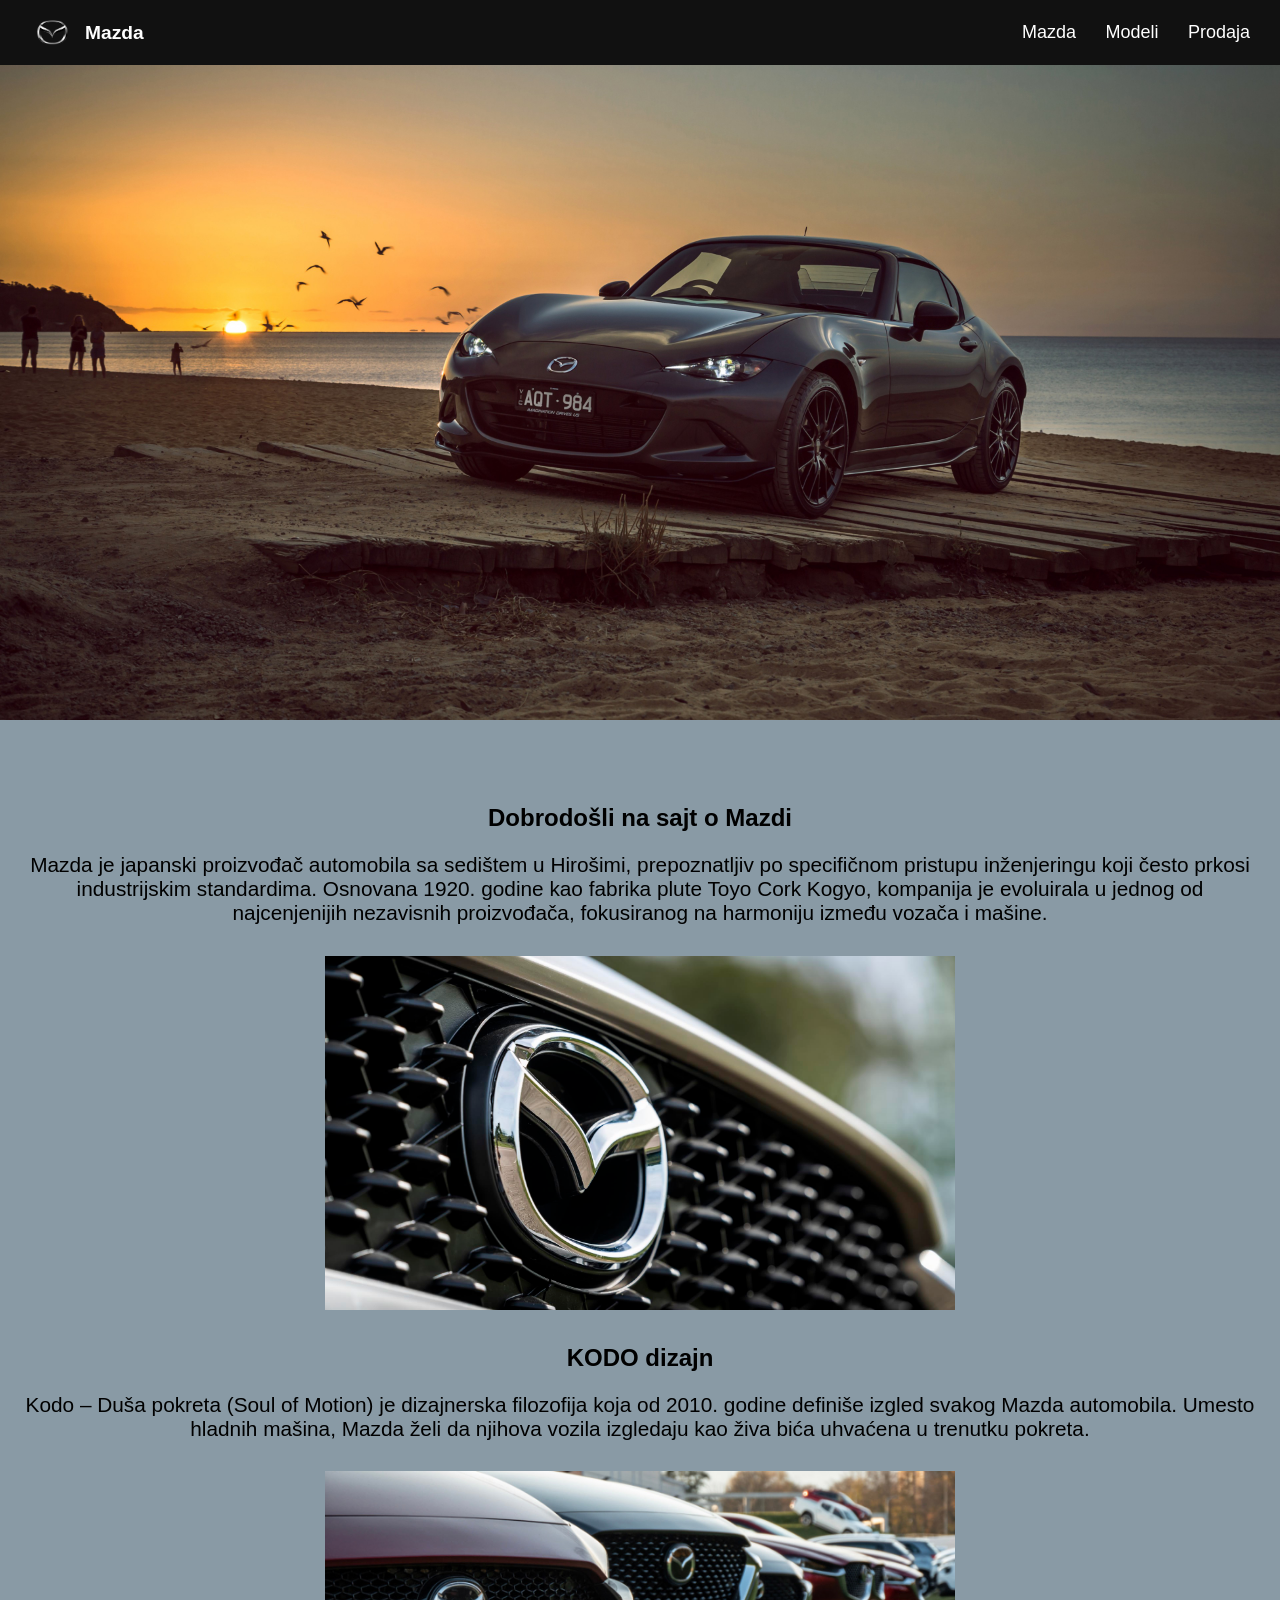
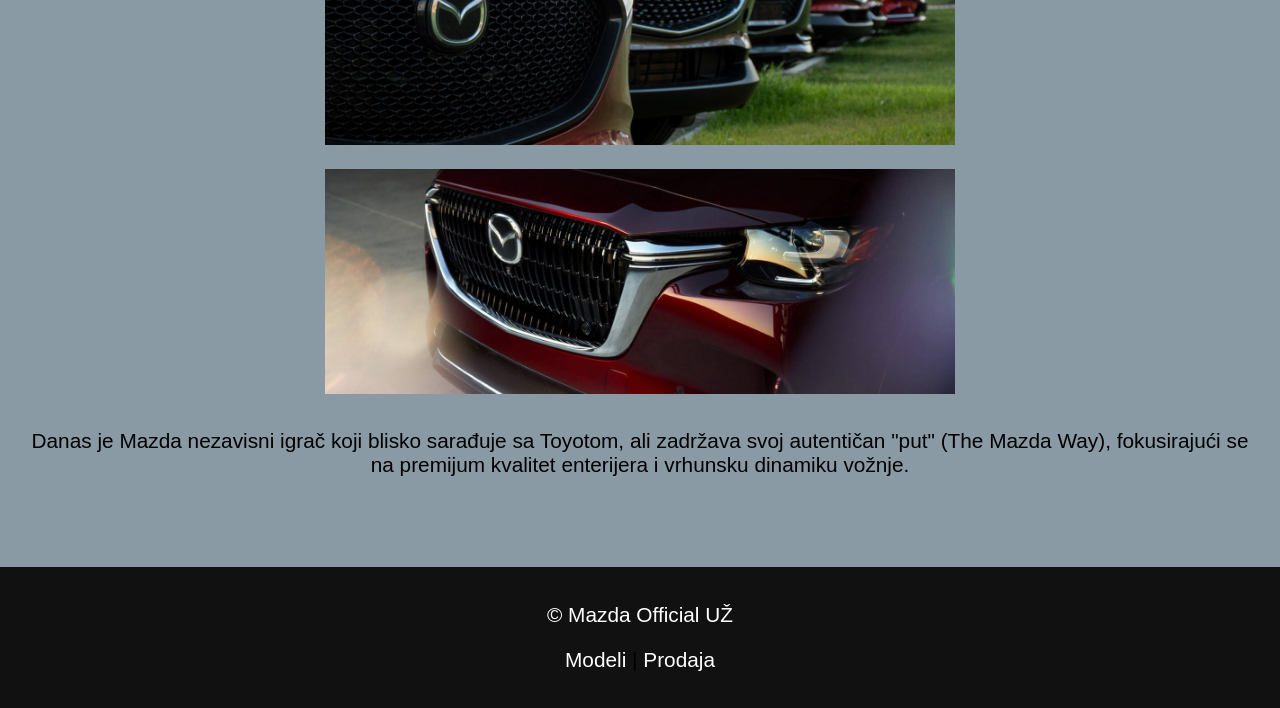
<file: index.html>
<!DOCTYPE html>
<html lang="sr">
<head>
    <meta charset="UTF-8">
    <meta name="viewport" content="width=device-width, initial-scale=1.0">
    <title>Mazda</title>
    <link rel="stylesheet" href="style.css">
    <link rel="icon" href="slike\icons8-mazda-48.ico">
</head>
<body>

<header>

<div class="logo">
<img src="slike\Mazda-Logo.png" alt="Mazda logo">
<span><a href="https://www.mazda.com/en/" target="_blank" style="color: white;">Mazda</a></span>
</div>

<nav>
<a href="index.html">Mazda</a>
<a href="modeli.html">Modeli</a>
<a href="prodavnice.html">Prodaja</a>
</nav>

</header>

<img src="slike\2018_mazda_mx_5_rf_limited_edition_4k-3840x2160.jpg" alt="Mazda Hero" width="100%" height="900px" padding="40px" style="object-fit:cover;">
<section class="hero">
    <h2>Dobrodošli na sajt o Mazdi</h2>
    <p>Mazda je japanski proizvođač automobila sa sedištem u Hirošimi, prepoznatljiv po specifičnom pristupu inženjeringu koji često prkosi industrijskim standardima. Osnovana 1920. godine kao fabrika plute <a href="https://en.wikipedia.org/wiki/Mazda" target="_blank">Toyo Cork Kogyo</a>, kompanija je evoluirala u jednog od najcenjenijih nezavisnih proizvođača, fokusiranog na harmoniju između vozača i mašine. 
</p>
<div class="kodo">
<img src="slike\mazda-logo.jpg" alt="Mazda Logo" width="650" height="350" >
</div>


<h2><b>KODO</b> dizajn</h2>


<p>Kodo – Duša pokreta (Soul of Motion) je dizajnerska filozofija koja od 2010. godine definiše izgled svakog Mazda automobila. Umesto hladnih mašina, Mazda želi da njihova vozila izgledaju kao živa bića uhvaćena u trenutku pokreta.

</p>
<div class="kodo">
<img src="slike\Mazdas-KODO-Design-Philosophy-Cover-10-01.jpg" alt="KODO dizajn" width="650" height="350">
<img src="slike\kodo.jpg" alt="KODO dizajn" width="650" height="350" float="right">
<p>Danas je Mazda nezavisni igrač koji blisko sarađuje sa Toyotom, ali zadržava svoj autentičan "put" (The Mazda Way), fokusirajući se na premijum kvalitet enterijera i vrhunsku dinamiku vožnje.</p>
</div>
</section>

<footer>

<p style="color: white;">© Mazda Official UŽ</p>

<p>
<a href="modeli.html" style="color: white;">Modeli</a> |
<a href="prodavnice.html" style="color: white;">Prodaja</a>
</p>

</footer>

</body>
</html>
</file>
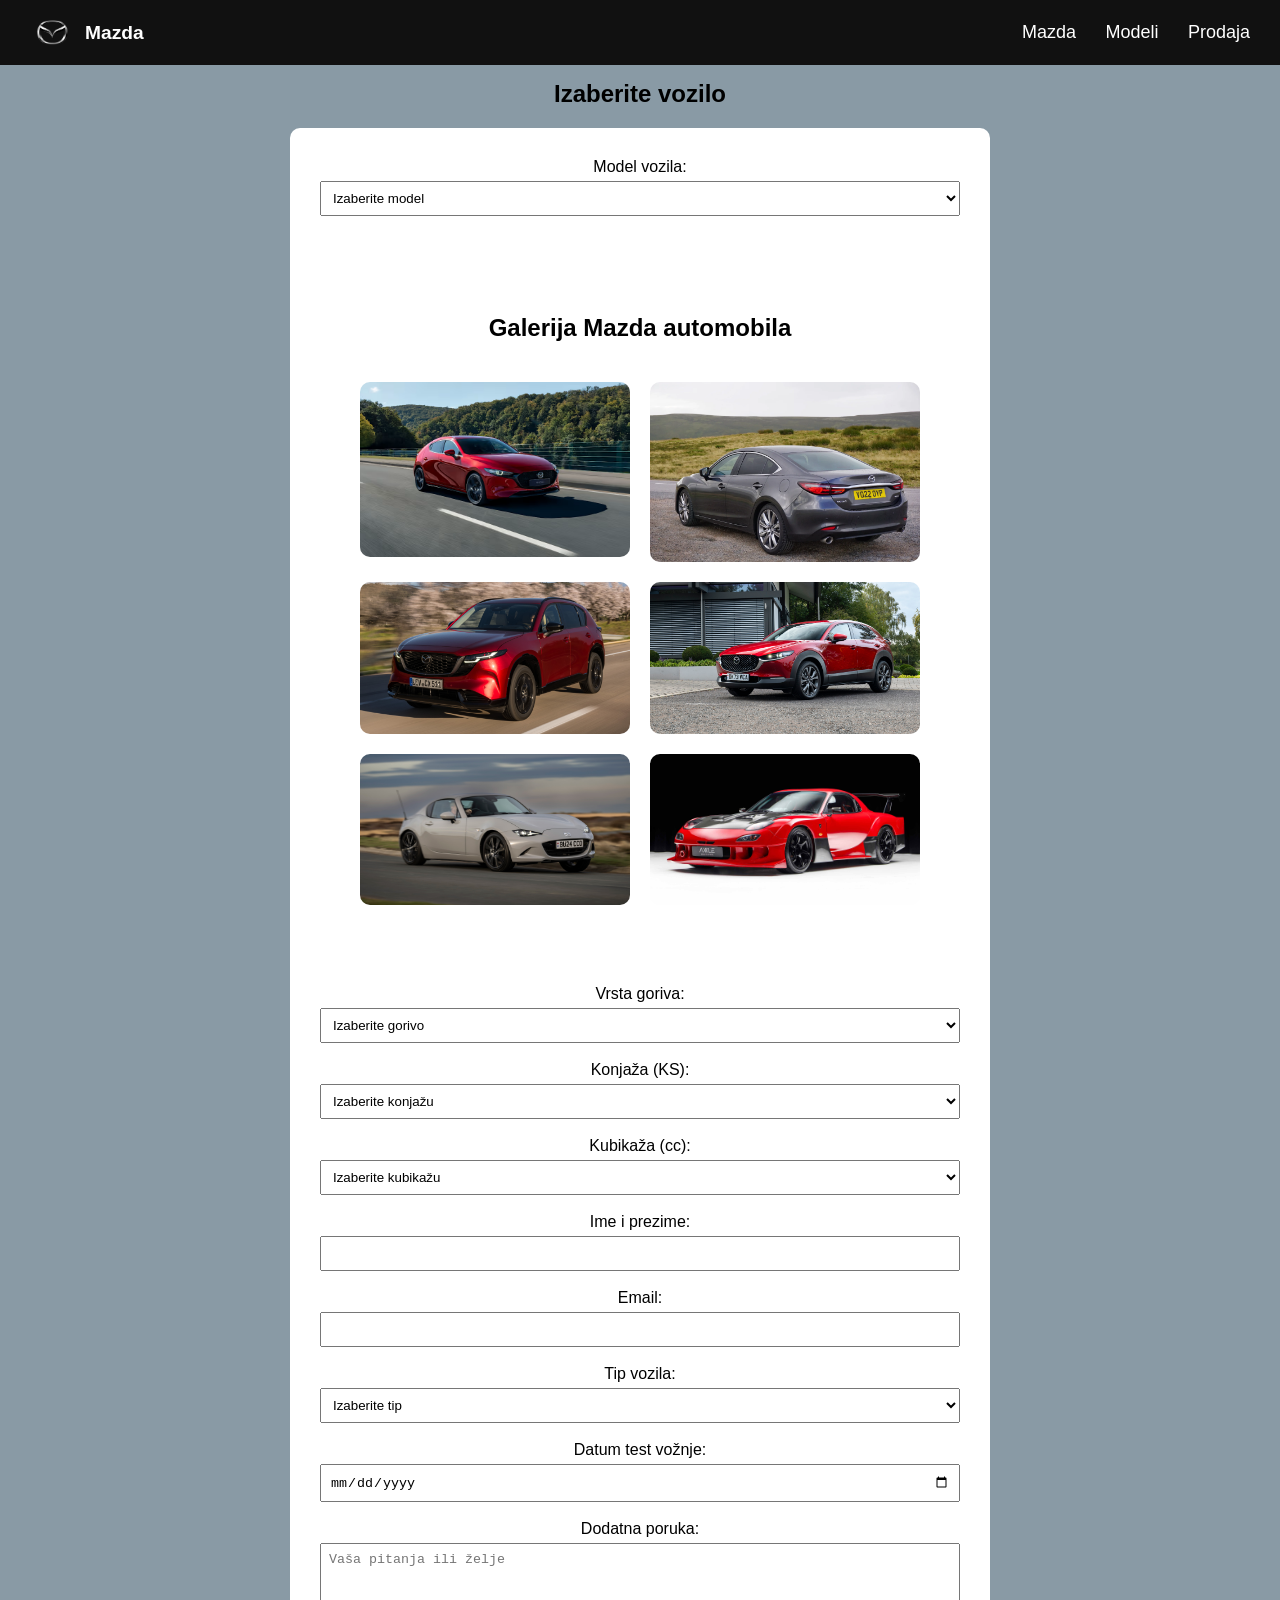
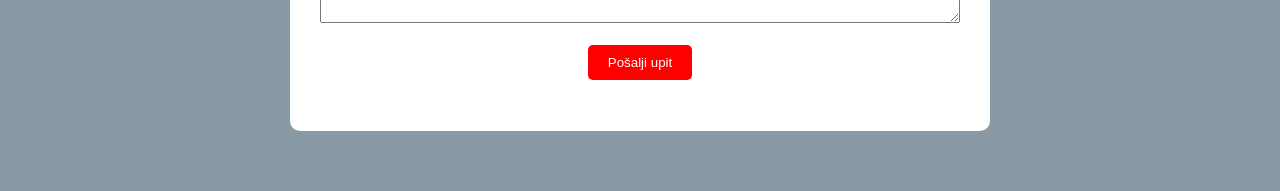
<file: kontakt.html>
<!DOCTYPE html>
<html lang="sr">
<head>
<meta charset="UTF-8">
<meta name="viewport" content="width=device-width, initial-scale=1.0">
<title>Izbor vozila</title>
<link rel="stylesheet" href="style.css">
<link rel="icon" href="slike\icons8-mazda-48.ico">
</head>

<body>
    

<header>
<div class="logo">
<img src="slike\Mazda-Logo.png" alt="Mazda logo">
<span><a href="https://www.mazda.com/en/" target="_blank" style="color: white;">Mazda</a></span>
</div>

<nav>
<a href="index.html">Mazda</a>
<a href="modeli.html">Modeli</a>
<a href="prodavnice.html">Prodaja</a>
</nav>
</header>


<section class="forma">

<h2>Izaberite vozilo</h2>

<form>

<label>Model vozila:</label>
<select id="model">
<option value="">Izaberite model</option>
<option>Mazda 3</option>
<option>Mazda 6</option>
<option>Mazda CX-5</option>
<option>Mazda CX-30</option>
<option>Mazda MX-5</option>
<option>Mazda RX-7</option>
</select>

<br><br>
<section class="galerija">

<h2>Galerija Mazda automobila</h2>

<div class="galerija-grid">

<img src="slike\mazda3.avif" alt="Mazda 3" title="Mazda3">
<img src="slike\2022-mazda-6-sedan-review-jerry-perez-26.webp" alt="Mazda 6" title="Mazda6">
<img src="slike\mazda_cx-5_spain_src_act_03.jpg" alt="Mazda CX-5" title="MazdaCX-5">
<img src="slike\Mazda-CX-30.jpg" alt="Mazda CX-30" title="MazdaCX-30">
<img src="slike\mazdamx5prava.jpg" alt="Mazda MX-5" title="MazdaMX-5">
<img src="slike\mazdarx7.jpg" alt="Mazda RX-7" title="MazdaRX-7">

</div>
</section>





<label>Vrsta goriva:</label>
<select id="gorivo">
<option value="">Izaberite gorivo</option>
<option>Benzin</option>
<option>Dizel</option>
<option>Hibrid</option>
</select>

<br><br>

<label>Konjaža (KS):</label>
<select id="konjaza">
<option value="">Izaberite konjažu</option>
<option>109ks</option>
<option>122ks</option>
<option>143ks</option>
<option>188ks</option>
<option>237ks</option>
<option>250ks</option>
<option>310ks</option>
<option>360ks</option>
<option>400ks</option>
<option>450ks</option>
</select>

<br><br>

<label>Kubikaža (cc):</label>
<select id="kubikaza">
<option value="">Izaberite kubikažu</option>
<option>1298cc</option>
<option>1496cc</option>
<option>1759cc</option>
<option>1998cc</option>
<option>2191cc</option>
<option>2488cc</option>
<option>2979cc</option>
<option>3283cc</option>
<option>3727cc</option>

</select>
<br><br>
<label>Ime i prezime:</label>
<input type="text" id="ime">

<br><br>

<label>Email:</label>
<input type="email" id="email">

<br><br>
<label>Tip vozila:</label>
<select id="tip">
<option value="">Izaberite tip</option>
<option>Limuzina</option>
<option>SUV</option>
<option>Hatchback</option>
<option>Sportski</option>
</select>

<br><br>

<label>Datum test vožnje:</label>
<input type="date" id="datum">

<br><br>
<label>Dodatna poruka:</label>
<textarea placeholder="Vaša pitanja ili želje"></textarea>

<br><br>
<button type="button" onclick="kontaktPoruka()">Pošalji upit</button>
<p id="poruka"></p>
</form>

</section>
<script src="script.js"></script>
</body>
</html>
</file>
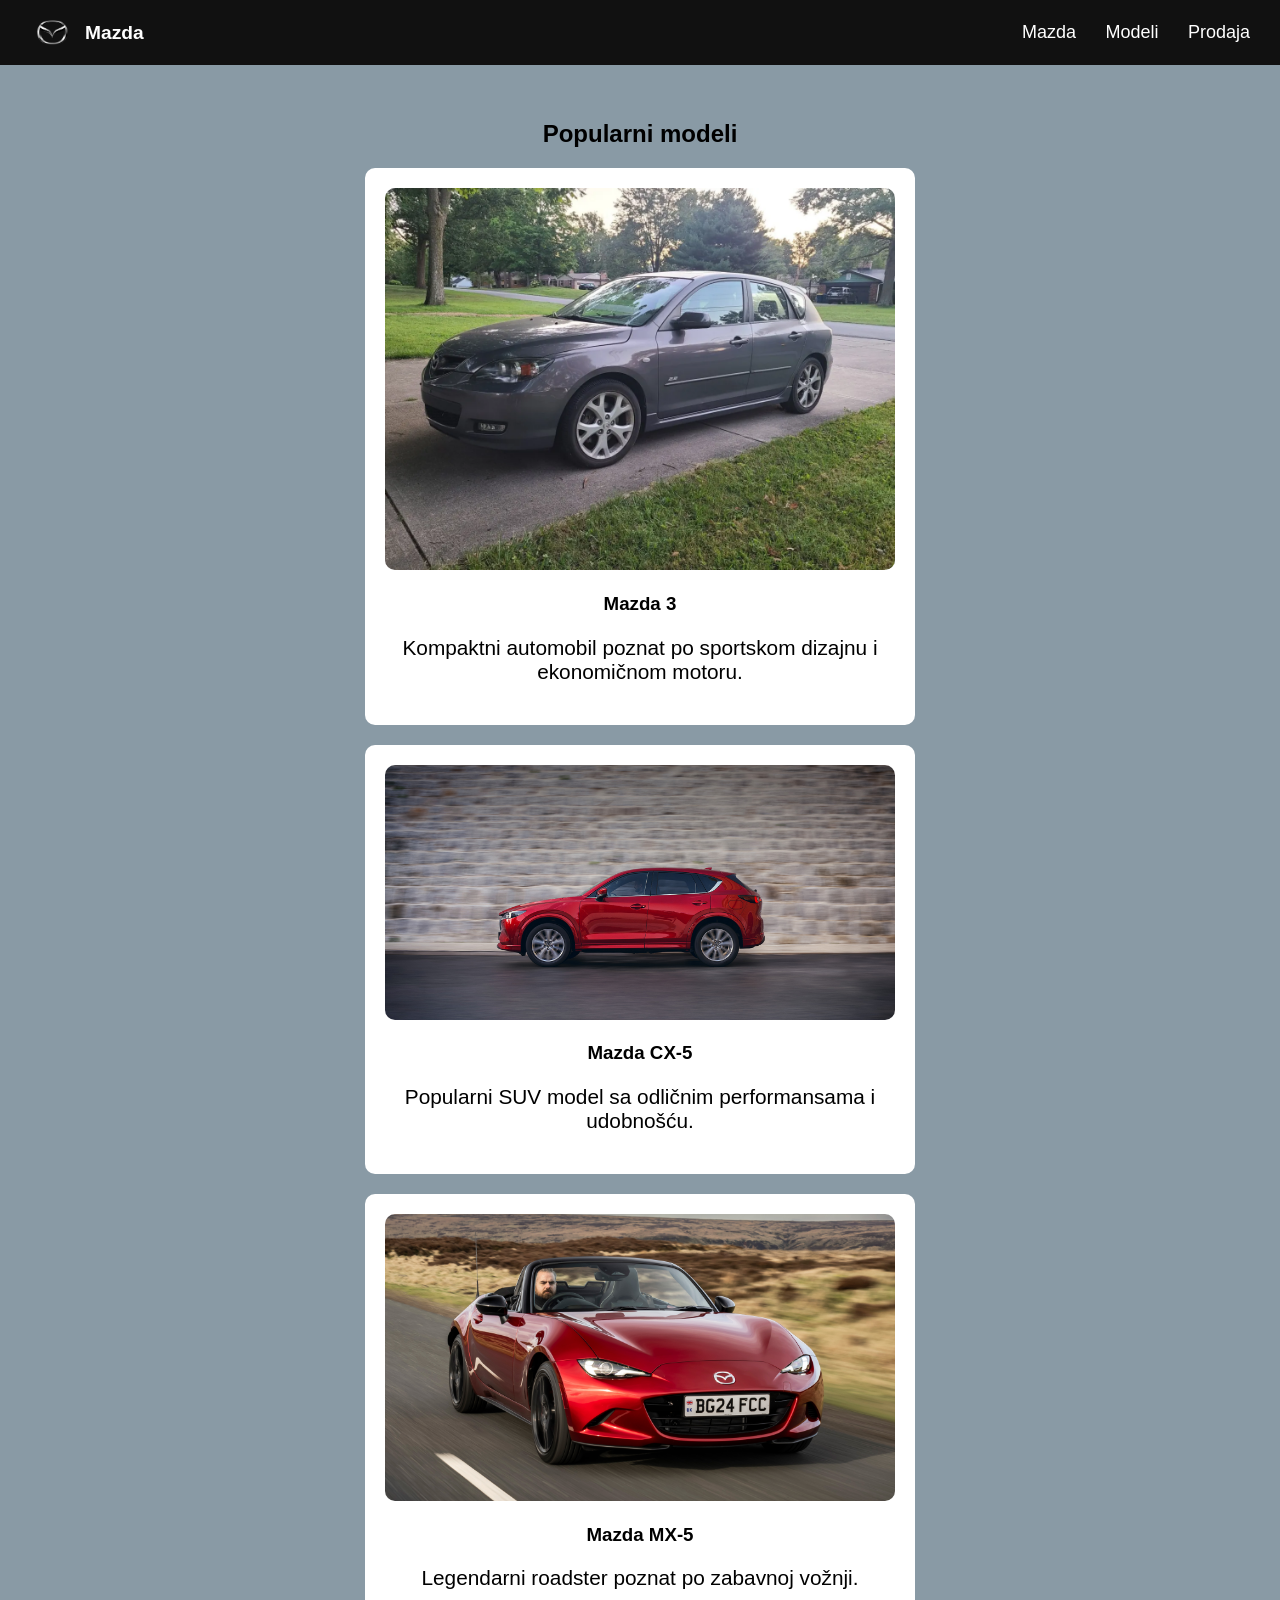
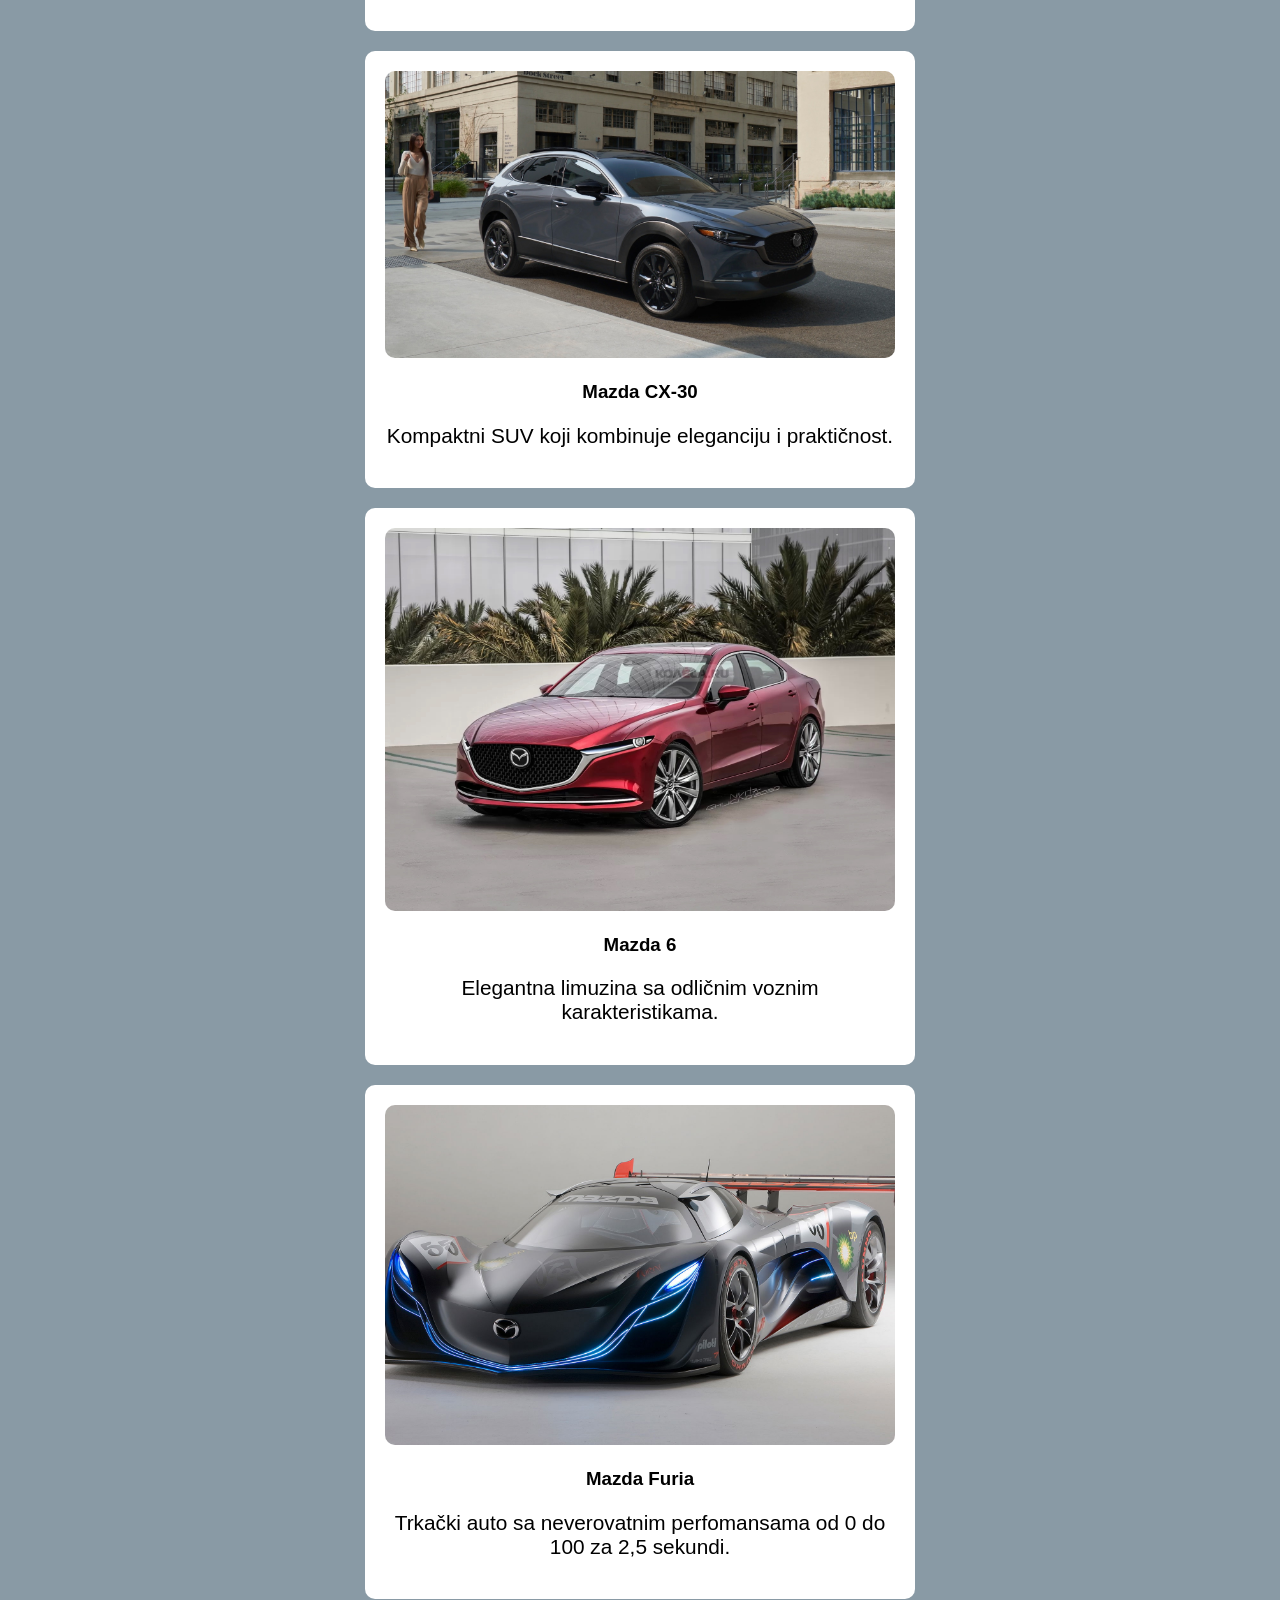
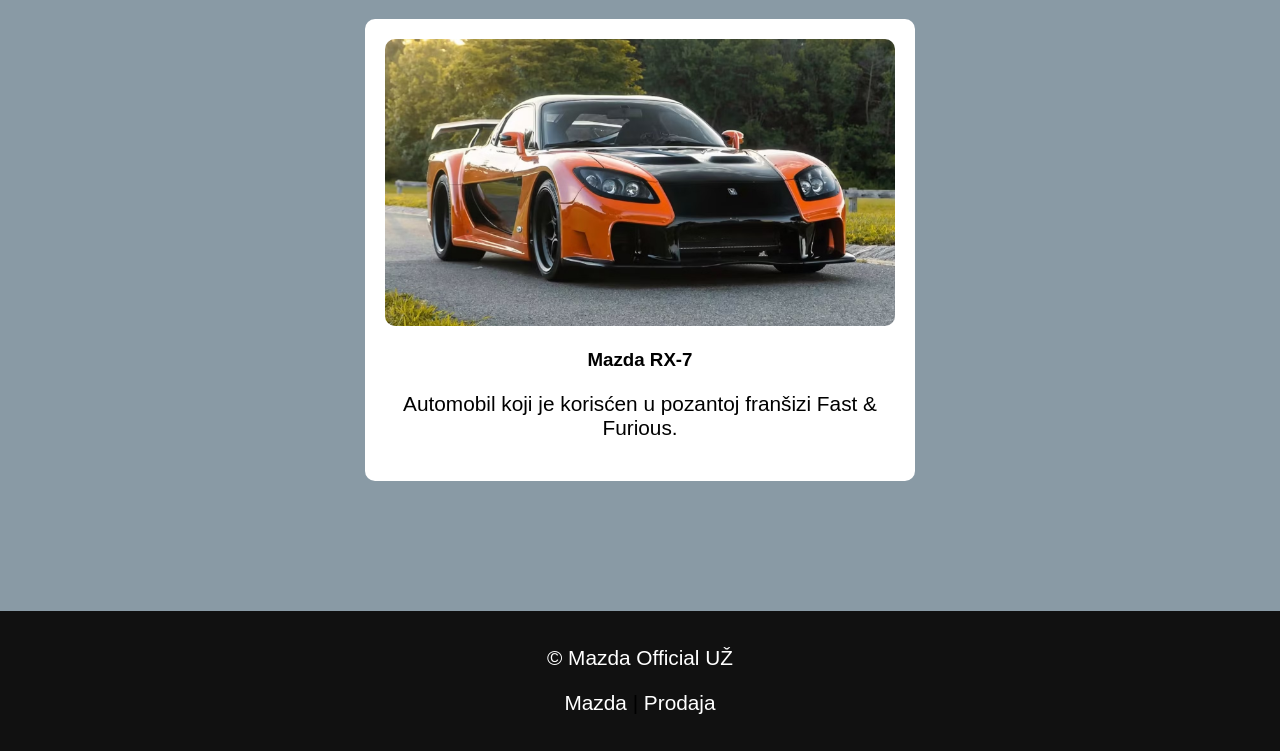
<file: modeli.html>
<!DOCTYPE html>
<html lang="sr">
<head>
    <meta charset="UTF-8">
    <meta name="viewport" content="width=device-width, initial-scale=1.0">
    <title>Mazda</title>
    <link rel="stylesheet" href="style.css">
    <link rel="icon" href="slike\icons8-mazda-48.ico">
</head>
<body> 

<header>

<div class="logo">
<img src="slike\Mazda-Logo.png" alt="Mazda logo">
<span><a href="https://www.mazda.com/en/" target="_blank" style="color: white;">Mazda</a></span>
</div>

<nav>
<a href="index.html">Mazda</a>
<a href="modeli.html">Modeli</a>
<a href="prodavnice.html">Prodaja</a>
</nav>

</header>


<section>
    <h1>Popularni modeli</h1>

    <div class="auto">
        <img src="slike\2007-Mazda3-02.webp" alt="Mazda 3" target="_blank">
        <h3><a href="https://www.polovniautomobili.com/auto-oglasi/28671026/mazda-3-20-ch-gta?attp=p3_pv0_pc1_pl1_plv0" target="_blank">Mazda 3</a></h3>
        <p>Kompaktni automobil poznat po sportskom dizajnu i ekonomičnom motoru.</p>
    </div>

    <div class="auto">
        <img src="slike\cx5.jpg" alt="Mazda CX-5" target="_blank">
        <h3><a href="https://www.mazda.rs/modeli/mazda-cx-5/Mazda CX-5" target="_blank">Mazda CX-5</a></h3>
        <p>Popularni SUV model sa odličnim performansama i udobnošću.</p>
    </div>

    <div class="auto">
        <img src="slike\mx5.jpg" alt="Mazda MX-5"  target="_blank">
        <h3><a href="https://www.mazda.rs/modeli/mazda-mx-5-rf-2024/" target="_blank">Mazda MX-5</a></h3>
        <p>Legendarni roadster poznat po zabavnoj vožnji.</p>
    </div>

    <div class="auto">
        <img src="slike\cx30.jpg" alt="Mazda CX-30">
        <h3><a href="https://www.mazda.rs/modeli/mazda-cx-30-2024/" target="_blank">Mazda CX-30</a></h3>
        <p>Kompaktni SUV koji kombinuje eleganciju i praktičnost.</p>
    </div>

    <div class="auto">
        <img src="slike\mazda6.jpg" alt="Mazda 6" target="_blank">
        <h3><a href="https://www.mazda.rs/modeli/mazda6-sedan/" target="_blank">Mazda 6</a></h3>
        <p>Elegantna limuzina sa odličnim voznim karakteristikama.</p>
    </div>
    <div class="auto">
        <img src="slike\Furai_002Hi-1.jpg" alt="Mazda Fuira" target="_blank">
        <h3><a href="https://news.mazdausa.com/vehicles-furai-concept" target="_blank">Mazda Furia</a></h3>
        <p>Trkački auto sa neverovatnim perfomansama od 0 do 100 za 2,5 sekundi.</p>
    </div>
    <div class="auto">
        <img src="slike\mazdar-rx-7-veilside-custom-auction-03.avif" alt="Mazda RX-7" target="_blank">
        <h3><a href="https://fastandfurious.fandom.com/wiki/1997_Mazda_RX-7" target="_blank">Mazda RX-7</a></h3>
        <p>Automobil koji je korisćen u pozantoj franšizi Fast & Furious.</p>
    </div>


</section>
<footer>

<p style="color: white;">© Mazda Official UŽ</p>

<p>
<a href="index.html" style="color: white;">Mazda</a> |
<a href="prodavnice.html" style="color: white;">Prodaja</a>
</p>

</footer>
</body>
</html>
</file>
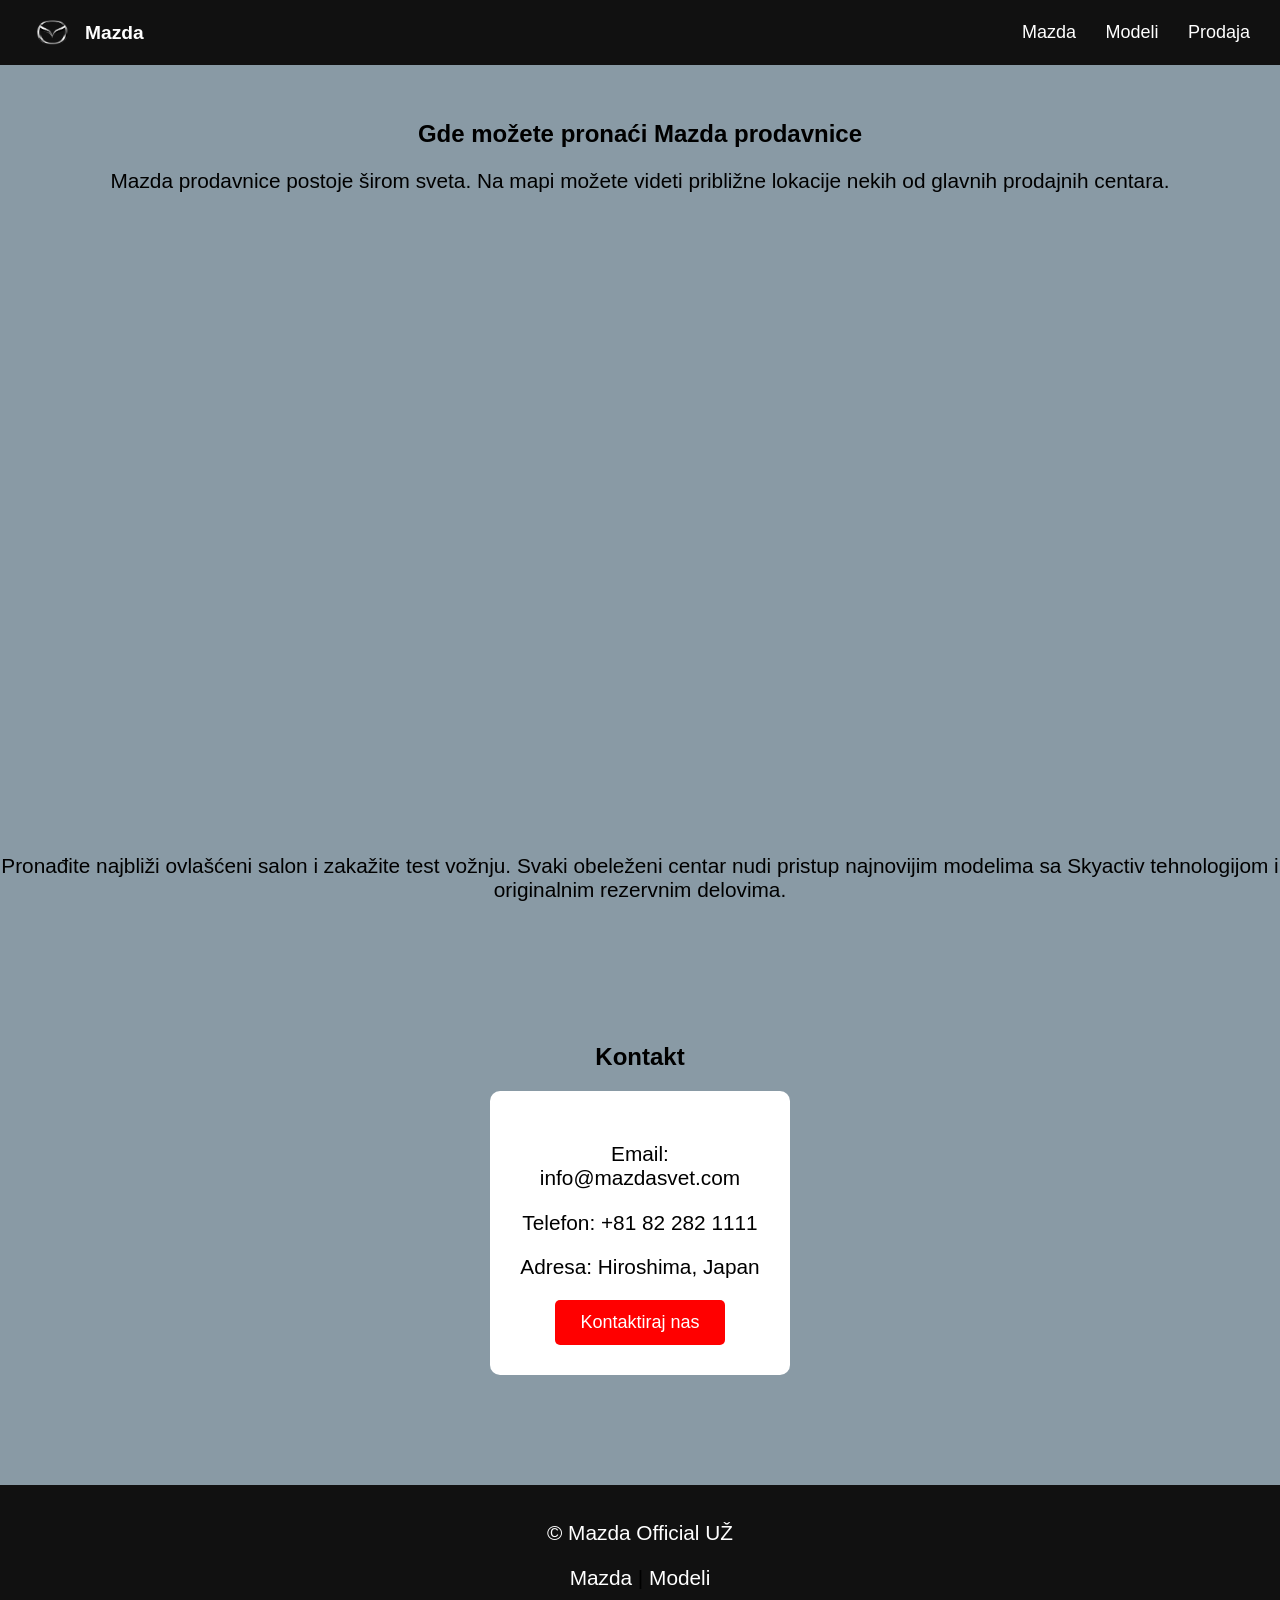
<file: prodavnice.html>
<!DOCTYPE html>
<html lang="sr">
<head>
<meta charset="UTF-8">
<meta name="viewport" content="width=device-width, initial-scale=1.0">
<title>Mazda</title>
<link rel="stylesheet" href="style.css">
<link rel="icon" href="slike\icons8-mazda-48.ico">
</head>

<body>

<header>

<div class="logo">
<img src="slike\Mazda-Logo.png" alt="Mazda logo">
<span><a href="https://www.mazda.com/en/" target="_blank" style="color: white;">Mazda</a></span>
</div>

<nav>
<a href="index.html">Mazda</a>
<a href="modeli.html">Modeli</a>
<a href="prodavnice.html">Prodaja</a>
</nav>

</header>

<section>

<h2>Gde možete pronaći Mazda prodavnice</h2>

<p>
Mazda prodavnice postoje širom sveta. Na mapi možete videti približne lokacije nekih od glavnih prodajnih centara.
</p>

<div class="mapa">

<iframe 
src="https://www.google.com/maps?q=Mazda%20dealership&output=embed" width="1000"  height="500"  style="border:0;"  allowfullscreen=""  loading="lazy">
</iframe>

</div>
</section>
<p style="text-align: center;">Pronađite najbliži ovlašćeni salon i zakažite test vožnju. Svaki obeleženi centar nudi pristup najnovijim modelima sa Skyactiv tehnologijom i originalnim rezervnim delovima.</p>
<section>
<h2>Kontakt</h2>

<div class="kontakt">
<p>Email: info@mazdasvet.com</p>
<p>Telefon: +81 82 282 1111</p>
<p>Adresa: Hiroshima, Japan</p>
<a href="kontakt.html" target="_blank">
<button>Kontaktiraj nas</button>
</a>
</div>

</section>

<footer>

<p style="color: white;">© Mazda Official UŽ</p>

<p>
<a href="index.html" style="color: white;">Mazda</a> |
<a href="modeli.html" style="color: white;">Modeli</a>
</p>

</footer>
</body>
</html>
</file>
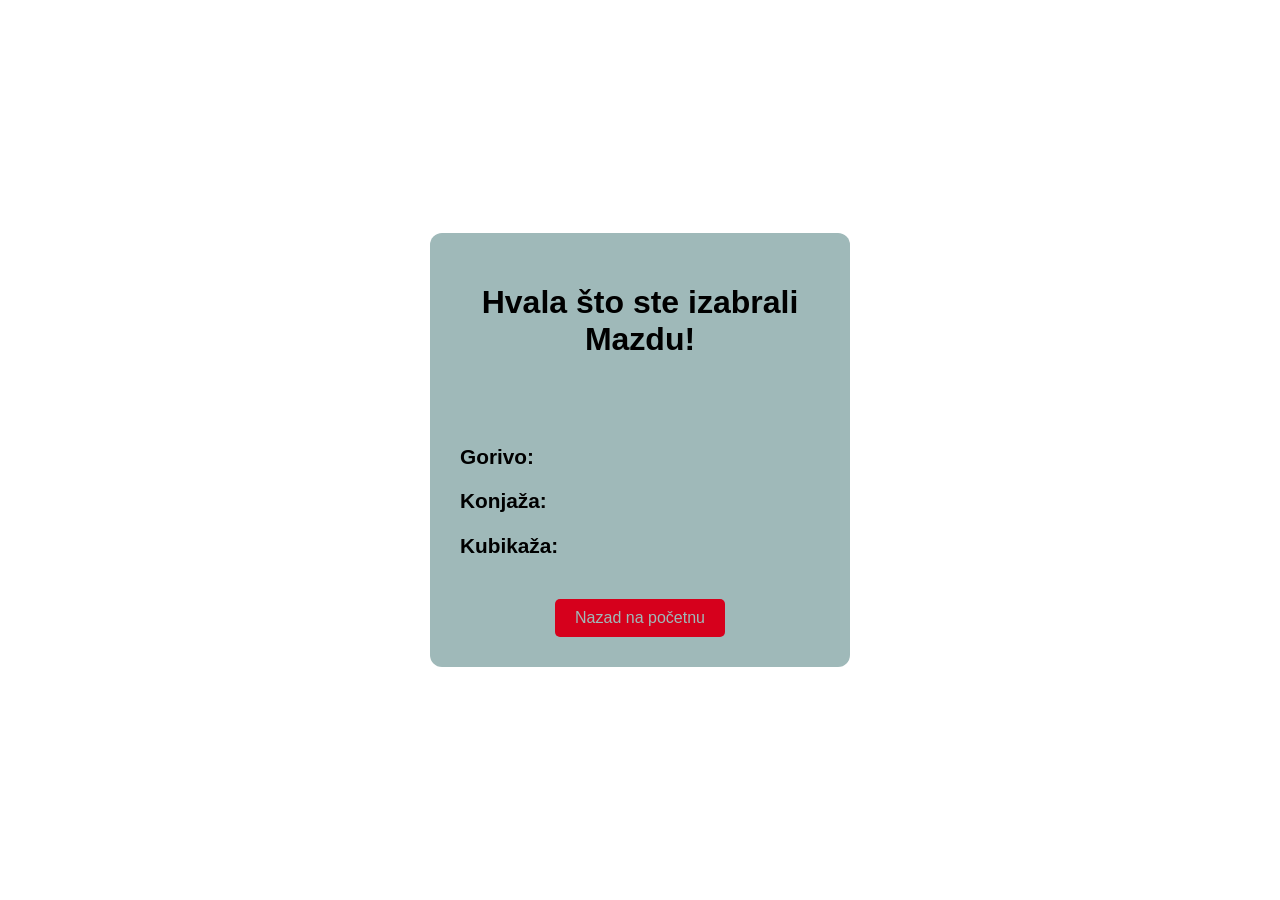
<file: uspesno.html>
<!DOCTYPE html>
<html lang="sr">
<head>
<meta charset="UTF-8">
<meta name="viewport" content="width=device-width, initial-scale=1.0">
<title>Upit poslat</title>
<link rel="icon" href="slike/icons8-mazda-48.ico">
<link rel="stylesheet" href="style.css">

</head>

<body class="uspeh">

<div class="kartica">

<h1>Hvala što ste izabrali Mazdu!</h1>

<img id="slikaAuta">

<h2 id="modelNaziv"></h2>

<div class="info">
<p><b>Gorivo:</b> <span id="gorivo"></span></p>
<p><b>Konjaža:</b> <span id="konjaza"></span></p>
<p><b>Kubikaža:</b> <span id="kubikaza"></span></p>
</div>

<a href="index.html" class="uspesno">Nazad na početnu</a>

</div>

<script>

let param = new URLSearchParams(window.location.search);

let model = param.get("model");
let gorivo = param.get("gorivo");
let konjaza = param.get("konjaza");
let kubikaza = param.get("kubikaza");

document.getElementById("modelNaziv").innerText = model;
document.getElementById("gorivo").innerText = gorivo;
document.getElementById("konjaza").innerText = konjaza;
document.getElementById("kubikaza").innerText = kubikaza;

let slika = document.getElementById("slikaAuta");

if(model === "Mazda 3"){
slika.src = "slike/2007-Mazda3-02.webp";
}

else if(model === "Mazda CX-5"){
slika.src = "slike/cx5.jpg";
}

else if(model === "Mazda MX-5"){
slika.src = "slike/mazdaMX55.webp";
}

else if(model === "Mazda 6"){
slika.src = "slike/mazda6.jpg";
}
else if(model === "Mazda CX-30"){
    slika.src = "slike/Screenshot_2026-02-26_at_3.26.16PM.webp"
}
else if(model === "Mazda RX-7"){
    slika.src = "slike/mazdarx7.jpg";
}



</script>

</body>
</html>
</file>
<file: style.css>
* {
    box-sizing: border-box;
}

body{
    font-family: Arial;
    margin:0;
    background:#899aa5;
}

header{
    position:fixed;
    width: 100%;
    display:flex;
    justify-content:space-between;
    align-items:center;
    background:#111;
    padding:20px 30px;
    color:white;
    z-index:1000;
}

.logo{
    display:flex;
    align-items:center;
    font-size:larger;
    font-weight:bold;
}

.logo img{
    width:45px;
    margin-right:10px;
}

nav a{
    color:white;
    margin-left:25px;
    text-decoration:none;
    font-size:18px;
}

nav a:hover{
    color:red;
}

section{
    padding:100px 20px;
    text-align:center;
}

a{
    text-decoration: none;
    color :black;
}

a:hover{
    color: red;
}

p{
    color:rgb(0, 0, 0);
    font-size: 130%;
}

.hero{
    background:#899aa5;
    padding:60px 20px;
}

img{
    max-width:100%;
    height:auto;
}

.kodo img{
    cursor:pointer;
    transition:0.3s;
    padding: 10px;
}

.kodo img:hover{
    transform:scale(1.05);
}


footer{
    background:#111;
    color:white;
    text-align:center;
    padding:15px;
    margin-top:10px;
}


.auto{
    background:white;
    margin:20px auto;
    padding:20px;
    width:90%;
    max-width:550px;
    border-radius:10px;
    text-align:center;
}

.auto img{
    width:100%;
    border-radius:10px;
    cursor:pointer;
    transition:0.3s;
}

.auto img:hover{
    transform:scale(1.05);
}


.mapa{
    display: flex;
    justify-content:center;
    margin:20px;
}


.kontakt{
    text-align:center;
    background:white;
    padding:30px;
    width:90%;
    max-width:300px;
    margin:auto;
    border-radius:10px;
}

.kontakt button{
    padding:12px 25px;
    background:red;
    color:white;
    border:none;
    cursor:pointer;
    border-radius:5px;
    font-size: large;
}

.kontakt button:hover{
    background:darkred;
}


.forma{
    text-align:center;
    padding:60px 10px;
}

form{
    background:white;
    padding:30px;
    width:90%;
    max-width:700px;
    margin:auto;
    border-radius:10px;
}

input, select, textarea{
    width:100%;
    padding:8px;
    margin-top:5px;
}

button{
    padding:10px 20px;
    background:red;
    color:white;
    border:none;
    cursor:pointer;
    border-radius:5px;
}

button:hover{
    background:darkred;
}

textarea{
    height:80px;
}

.galerija{
    text-align:center;
    padding:60px 20px;
    background:white;
}

.galerija-grid{
    display:grid;
    grid-template-columns:repeat(auto-fit, minmax(250px,1fr));
    gap:20px;
    padding:20px;
}

.galerija-grid img{
    width:100%;
    border-radius:10px;
    cursor:pointer;
    transition:0.3s;
}

.galerija-grid img:hover{
    transform:scale(1.05);
}


.uspeh{
    font-family:Arial;
    background:white;
    display:flex;
    justify-content:center;
    align-items:center;
    min-height:100vh;
    margin:0;
}

.kartica{
    background:rgb(159, 185, 185);
    padding:30px;
    border-radius:12px;
    text-align:center;
    width:90%;
    max-width:420px;
}

.kartica img{
    width:100%;
    border-radius:10px;
    margin-bottom:20px;
    cursor: pointer;
    transition:0.3s;
    padding: 10px;
}

.kartica img:hover{
    transform:scale(1.05);
}

.info{
    text-align:left;
    margin-top:15px;
}

.uspesno{
    display:inline-block;
    margin-top:20px;
    padding:10px 20px;
    background:#d6001c;
    color:rgb(159, 185, 185);
    text-decoration:none;
    border-radius:5px;
}

.uspesno:hover{
    background:#899aa5;
}

@media (max-width: 768px) {

    header{
        flex-direction:column;
        align-items:flex-start;
    }

    nav{
        margin-top:10px;
    }

    nav a{
        display:block;
        margin:10px 0;
    }

    section{
        padding:80px 15px;
    }

    .forma{
        padding:40px 10px;
    }
}
</file>
